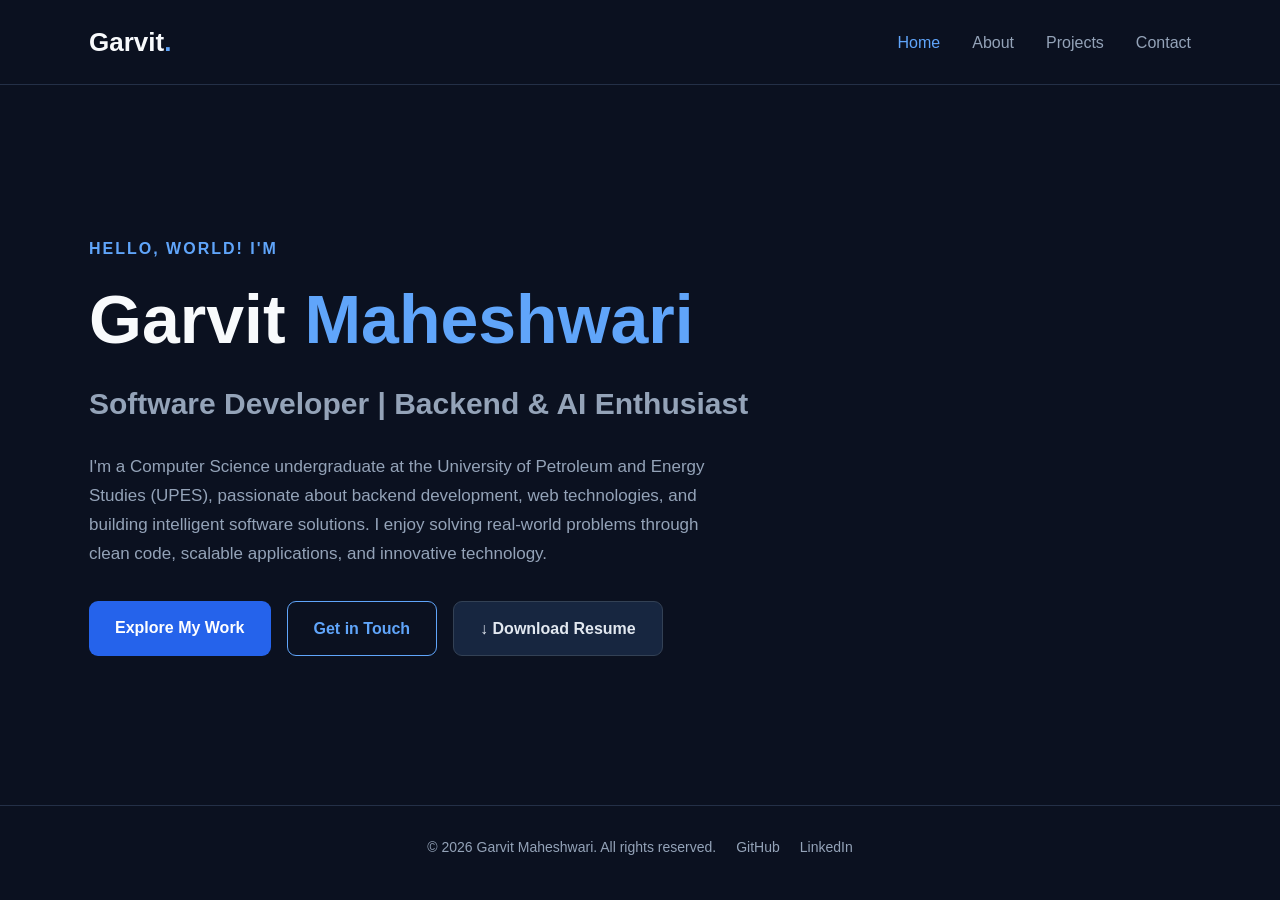
<file: index.html>
<!DOCTYPE html>
<html lang="en">
<head>
    <meta charset="UTF-8">
    <meta name="viewport"
          content="width=device-width, initial-scale=1.0">
    <meta name="description"
          content="Garvit Maheshwari - Software Developer, Backend and AI Enthusiast.">

    <title>Garvit Maheshwari | Software Developer</title>

    <link rel="stylesheet" href="./css/style.css">
    <script src="./js/script.js" defer></script>
</head>
<body>

    <!-- NAVIGATION -->
    <header class="site-header">
        <nav class="navbar" aria-label="Main navigation">

            <a href="index.html" class="logo">
                Garvit<span>.</span>
            </a>

            <button class="menu-toggle"
                    type="button"
                    aria-label="Open navigation menu"
                    aria-expanded="false"
                    aria-controls="primary-navigation">
                <span></span>
                <span></span>
                <span></span>
            </button>

            <ul class="nav-links" id="primary-navigation">
                <li>
                    <a href="index.html" aria-current="page">Home</a>
                </li>
                <li><a href="about.html">About</a></li>
                <li><a href="projects.html">Projects</a></li>
                <li><a href="contact.html">Contact</a></li>
            </ul>

        </nav>
    </header>

    <!-- MAIN CONTENT -->
    <main>

        <section class="hero">

            <p class="eyebrow">
                HELLO, WORLD! I'M
            </p>

            <h1>
                Garvit <span>Maheshwari</span>
            </h1>

            <h2>
                Software Developer | Backend & AI Enthusiast
            </h2>

            <p class="hero-description">
                I'm a Computer Science undergraduate at
                the University of Petroleum and Energy Studies
                (UPES), passionate about backend development,
                web technologies, and building intelligent
                software solutions.

                I enjoy solving real-world problems through
                clean code, scalable applications, and
                innovative technology.
            </p>

            <div class="hero-actions">

                <a href="projects.html"
                   class="btn btn-primary">
                    Explore My Work
                </a>

                <a href="contact.html"
                   class="btn btn-outline">
                    Get in Touch
                </a>

                <a href="assets/Garvit_Maheshwari_Resume.pdf"
                   class="btn btn-resume"
                   download="Garvit_Maheshwari_Resume.pdf">
                    ↓ Download Resume
                </a>

            </div>

        </section>

    </main>

    <!-- FOOTER -->
    <footer class="site-footer">
        <p>
            &copy; 2026 Garvit Maheshwari.
            All rights reserved.
        </p>

        <a href="https://github.com/Garvit0709"
           target="_blank"
           rel="noopener noreferrer">
            GitHub
        </a>

        <a href="https://www.linkedin.com/in/garvit-maheshwari-7059ba31b"
           target="_blank"
           rel="noopener noreferrer">
            LinkedIn
        </a>
    </footer>

</body>
</html>
</file>
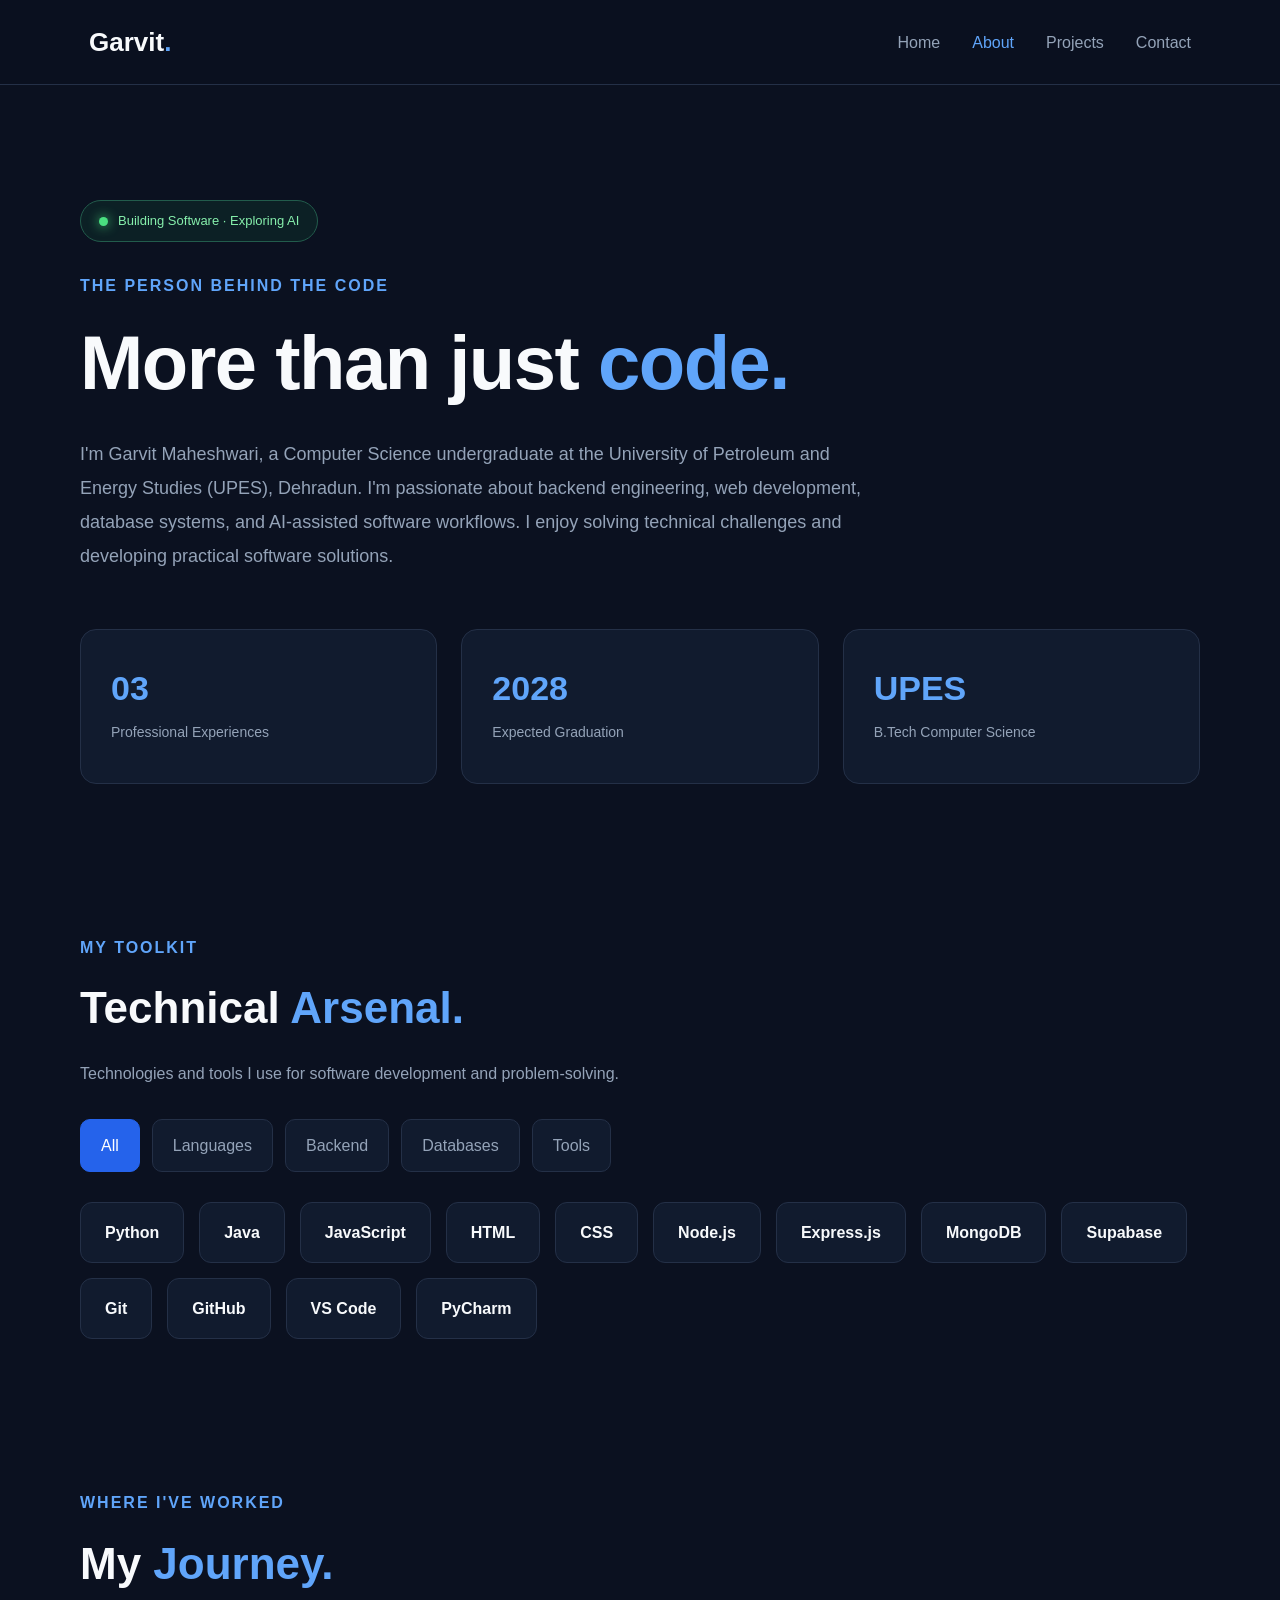
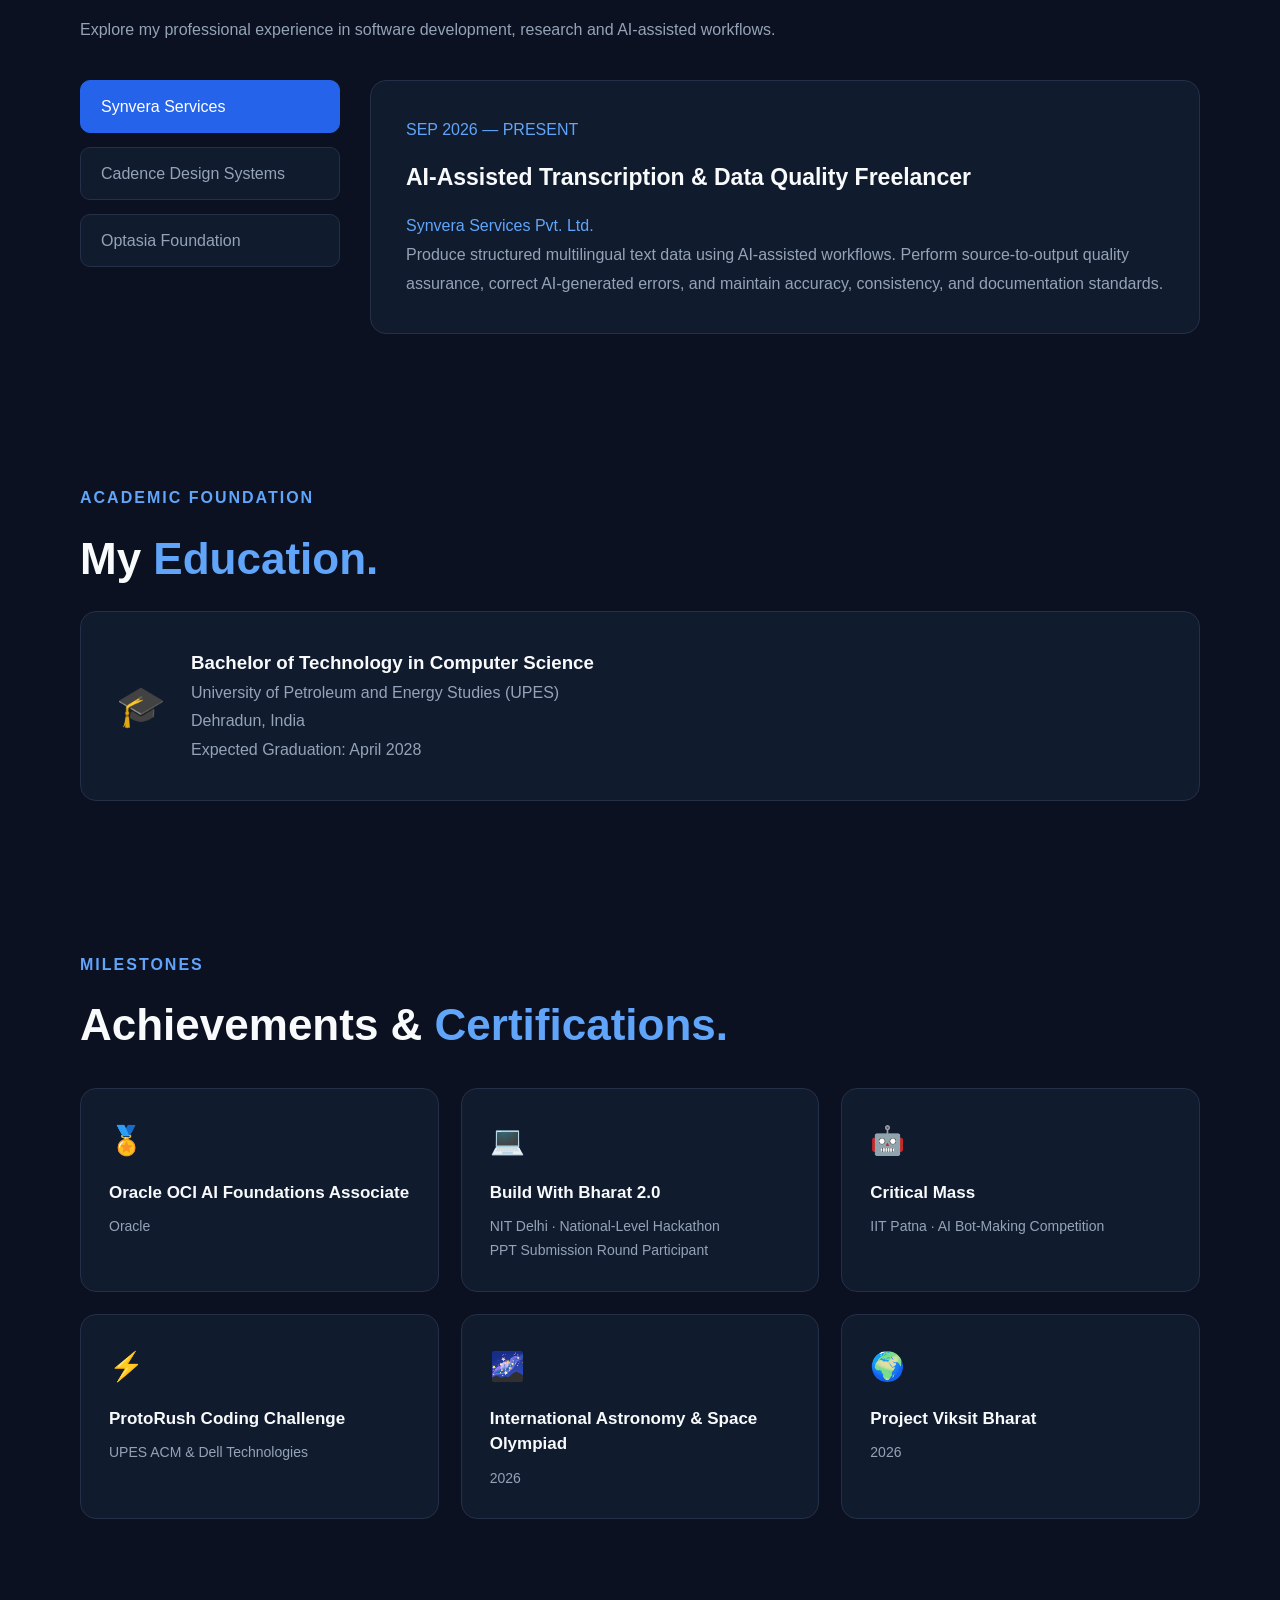
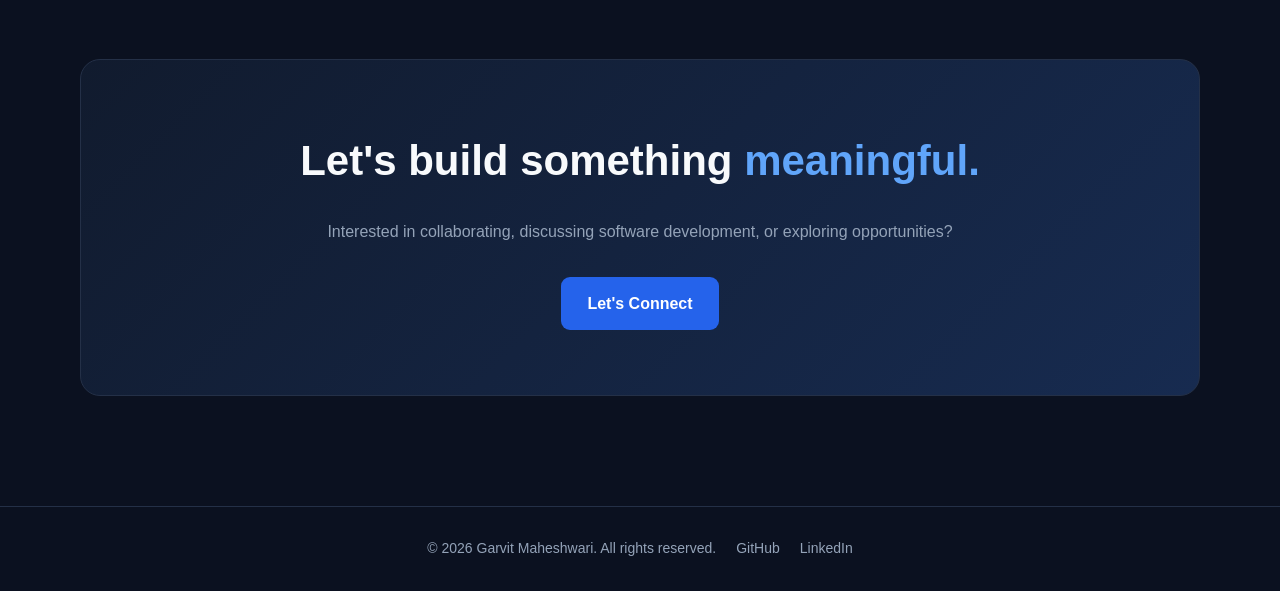
<file: about.html>
<!DOCTYPE html>
<html lang="en">
<head>
    <meta charset="UTF-8">
    <meta name="viewport"
          content="width=device-width, initial-scale=1.0">
    <meta name="description"
          content="About Garvit Maheshwari - skills, experience, education and achievements.">

    <title>About | Garvit Maheshwari</title>

    <link rel="stylesheet" href="./css/style.css">
    <script src="./js/script.js" defer></script>
</head>
<body>

    <!-- NAVIGATION -->
    <header class="site-header">
        <nav class="navbar" aria-label="Main navigation">

            <a href="index.html" class="logo">
                Garvit<span>.</span>
            </a>

            <button class="menu-toggle"
                    type="button"
                    aria-label="Open navigation menu"
                    aria-expanded="false"
                    aria-controls="primary-navigation">
                <span></span>
                <span></span>
                <span></span>
            </button>

            <ul class="nav-links" id="primary-navigation">
                <li><a href="index.html">Home</a></li>
                <li>
                    <a href="about.html" aria-current="page">About</a>
                </li>
                <li><a href="projects.html">Projects</a></li>
                <li><a href="contact.html">Contact</a></li>
            </ul>

        </nav>
    </header>

    <main class="about-page">

        <!-- ABOUT HERO -->
        <section class="about-hero reveal">

            <div class="status-pill">
                <span class="status-dot"></span>
                Building Software · Exploring AI
            </div>

            <p class="eyebrow">
                THE PERSON BEHIND THE CODE
            </p>

            <h1>
                More than just <span>code.</span>
            </h1>

            <p class="about-lead">
                I'm Garvit Maheshwari, a Computer Science
                undergraduate at the University of Petroleum
                and Energy Studies (UPES), Dehradun.

                I'm passionate about backend engineering,
                web development, database systems, and
                AI-assisted software workflows.

                I enjoy solving technical challenges and
                developing practical software solutions.
            </p>

            <div class="about-stats">

                <article class="stat-card">
                    <strong>03</strong>
                    <span>Professional Experiences</span>
                </article>

                <article class="stat-card">
                    <strong>2028</strong>
                    <span>Expected Graduation</span>
                </article>

                <article class="stat-card">
                    <strong>UPES</strong>
                    <span>B.Tech Computer Science</span>
                </article>

            </div>

        </section>

        <!-- SKILLS -->
        <section class="about-section reveal" id="skills">

            <p class="eyebrow">MY TOOLKIT</p>
            <h2>Technical <span>Arsenal.</span></h2>

            <p class="section-description">
                Technologies and tools I use for software
                development and problem-solving.
            </p>

            <div class="skill-tabs"
                 role="group"
                 aria-label="Filter technical skills">

                <button type="button"
                        class="skill-tab active"
                        data-category="all"
                        aria-pressed="true">
                    All
                </button>

                <button type="button"
                        class="skill-tab"
                        data-category="languages"
                        aria-pressed="false">
                    Languages
                </button>

                <button type="button"
                        class="skill-tab"
                        data-category="backend"
                        aria-pressed="false">
                    Backend
                </button>

                <button type="button"
                        class="skill-tab"
                        data-category="database"
                        aria-pressed="false">
                    Databases
                </button>

                <button type="button"
                        class="skill-tab"
                        data-category="tools"
                        aria-pressed="false">
                    Tools
                </button>

            </div>

            <div class="skill-showcase">

                <div class="skill-chip"
                     data-category="languages">Python</div>
                <div class="skill-chip"
                     data-category="languages">Java</div>
                <div class="skill-chip"
                     data-category="languages">JavaScript</div>
                <div class="skill-chip"
                     data-category="languages">HTML</div>
                <div class="skill-chip"
                     data-category="languages">CSS</div>

                <div class="skill-chip"
                     data-category="backend">Node.js</div>
                <div class="skill-chip"
                     data-category="backend">Express.js</div>

                <div class="skill-chip"
                     data-category="database">MongoDB</div>
                <div class="skill-chip"
                     data-category="database">Supabase</div>

                <div class="skill-chip"
                     data-category="tools">Git</div>
                <div class="skill-chip"
                     data-category="tools">GitHub</div>
                <div class="skill-chip"
                     data-category="tools">VS Code</div>
                <div class="skill-chip"
                     data-category="tools">PyCharm</div>

            </div>

        </section>

        <!-- EXPERIENCE -->
        <section class="about-section reveal" id="experience">

            <p class="eyebrow">WHERE I'VE WORKED</p>
            <h2>My <span>Journey.</span></h2>

            <p class="section-description">
                Explore my professional experience in software
                development, research and AI-assisted workflows.
            </p>

            <div class="experience-layout">

                <div class="experience-tabs"
                     role="group"
                     aria-label="Select professional experience">

                    <button type="button"
                            class="experience-tab active"
                            data-job="synvera"
                            aria-pressed="true">
                        Synvera Services
                    </button>

                    <button type="button"
                            class="experience-tab"
                            data-job="cadence"
                            aria-pressed="false">
                        Cadence Design Systems
                    </button>

                    <button type="button"
                            class="experience-tab"
                            data-job="optasia"
                            aria-pressed="false">
                        Optasia Foundation
                    </button>

                </div>

                <article class="experience-detail"
                         id="experience-detail"
                         aria-live="polite">

                    <p class="experience-date">
                        SEP 2026 — PRESENT
                    </p>

                    <h3>
                        AI-Assisted Transcription &
                        Data Quality Freelancer
                    </h3>

                    <p class="company">
                        Synvera Services Pvt. Ltd.
                    </p>

                    <p>
                        Produce structured multilingual text
                        data using AI-assisted workflows.
                        Perform source-to-output quality
                        assurance, correct AI-generated errors,
                        and maintain accuracy, consistency,
                        and documentation standards.
                    </p>

                </article>

            </div>

        </section>

        <!-- EDUCATION -->
        <section class="about-section reveal" id="education">

            <p class="eyebrow">ACADEMIC FOUNDATION</p>
            <h2>My <span>Education.</span></h2>

            <article class="feature-card">

                <span class="feature-icon"
                      aria-hidden="true">🎓</span>

                <div>
                    <h3>
                        Bachelor of Technology
                        in Computer Science
                    </h3>

                    <p>
                        University of Petroleum and
                        Energy Studies (UPES)
                    </p>

                    <p>Dehradun, India</p>
                    <p>Expected Graduation: April 2028</p>
                </div>

            </article>

        </section>

        <!-- ACHIEVEMENTS -->
        <section class="about-section reveal" id="achievements">

            <p class="eyebrow">MILESTONES</p>

            <h2>
                Achievements & <span>Certifications.</span>
            </h2>

            <div class="achievement-grid">

                <article class="achievement-card">
                    <span aria-hidden="true">🏅</span>
                    <h3>Oracle OCI AI Foundations Associate</h3>
                    <p>Oracle</p>
                </article>

                <article class="achievement-card">
                    <span aria-hidden="true">💻</span>
                    <h3>Build With Bharat 2.0</h3>
                    <p>
                        NIT Delhi · National-Level Hackathon
                    </p>
                    <p>PPT Submission Round Participant</p>
                </article>

                <article class="achievement-card">
                    <span aria-hidden="true">🤖</span>
                    <h3>Critical Mass</h3>
                    <p>IIT Patna · AI Bot-Making Competition</p>
                </article>

                <article class="achievement-card">
                    <span aria-hidden="true">⚡</span>
                    <h3>ProtoRush Coding Challenge</h3>
                    <p>UPES ACM & Dell Technologies</p>
                </article>

                <article class="achievement-card">
                    <span aria-hidden="true">🌌</span>
                    <h3>
                        International Astronomy &
                        Space Olympiad
                    </h3>
                    <p>2026</p>
                </article>

                <article class="achievement-card">
                    <span aria-hidden="true">🌍</span>
                    <h3>Project Viksit Bharat</h3>
                    <p>2026</p>
                </article>

            </div>

        </section>

        <!-- CONTACT CTA -->
        <section class="about-cta reveal">

            <h2>
                Let's build something
                <span>meaningful.</span>
            </h2>

            <p>
                Interested in collaborating, discussing
                software development, or exploring opportunities?
            </p>

            <a href="contact.html" class="btn btn-primary">
                Let's Connect
            </a>

        </section>

    </main>

    <!-- FOOTER -->
    <footer class="site-footer">
        <p>
            &copy; 2026 Garvit Maheshwari.
            All rights reserved.
        </p>

        <a href="https://github.com/Garvit0709"
           target="_blank"
           rel="noopener noreferrer">GitHub</a>

        <a href="https://www.linkedin.com/in/garvit-maheshwari-7059ba31b"
           target="_blank"
           rel="noopener noreferrer">LinkedIn</a>
    </footer>

</body>
</html>
</file>
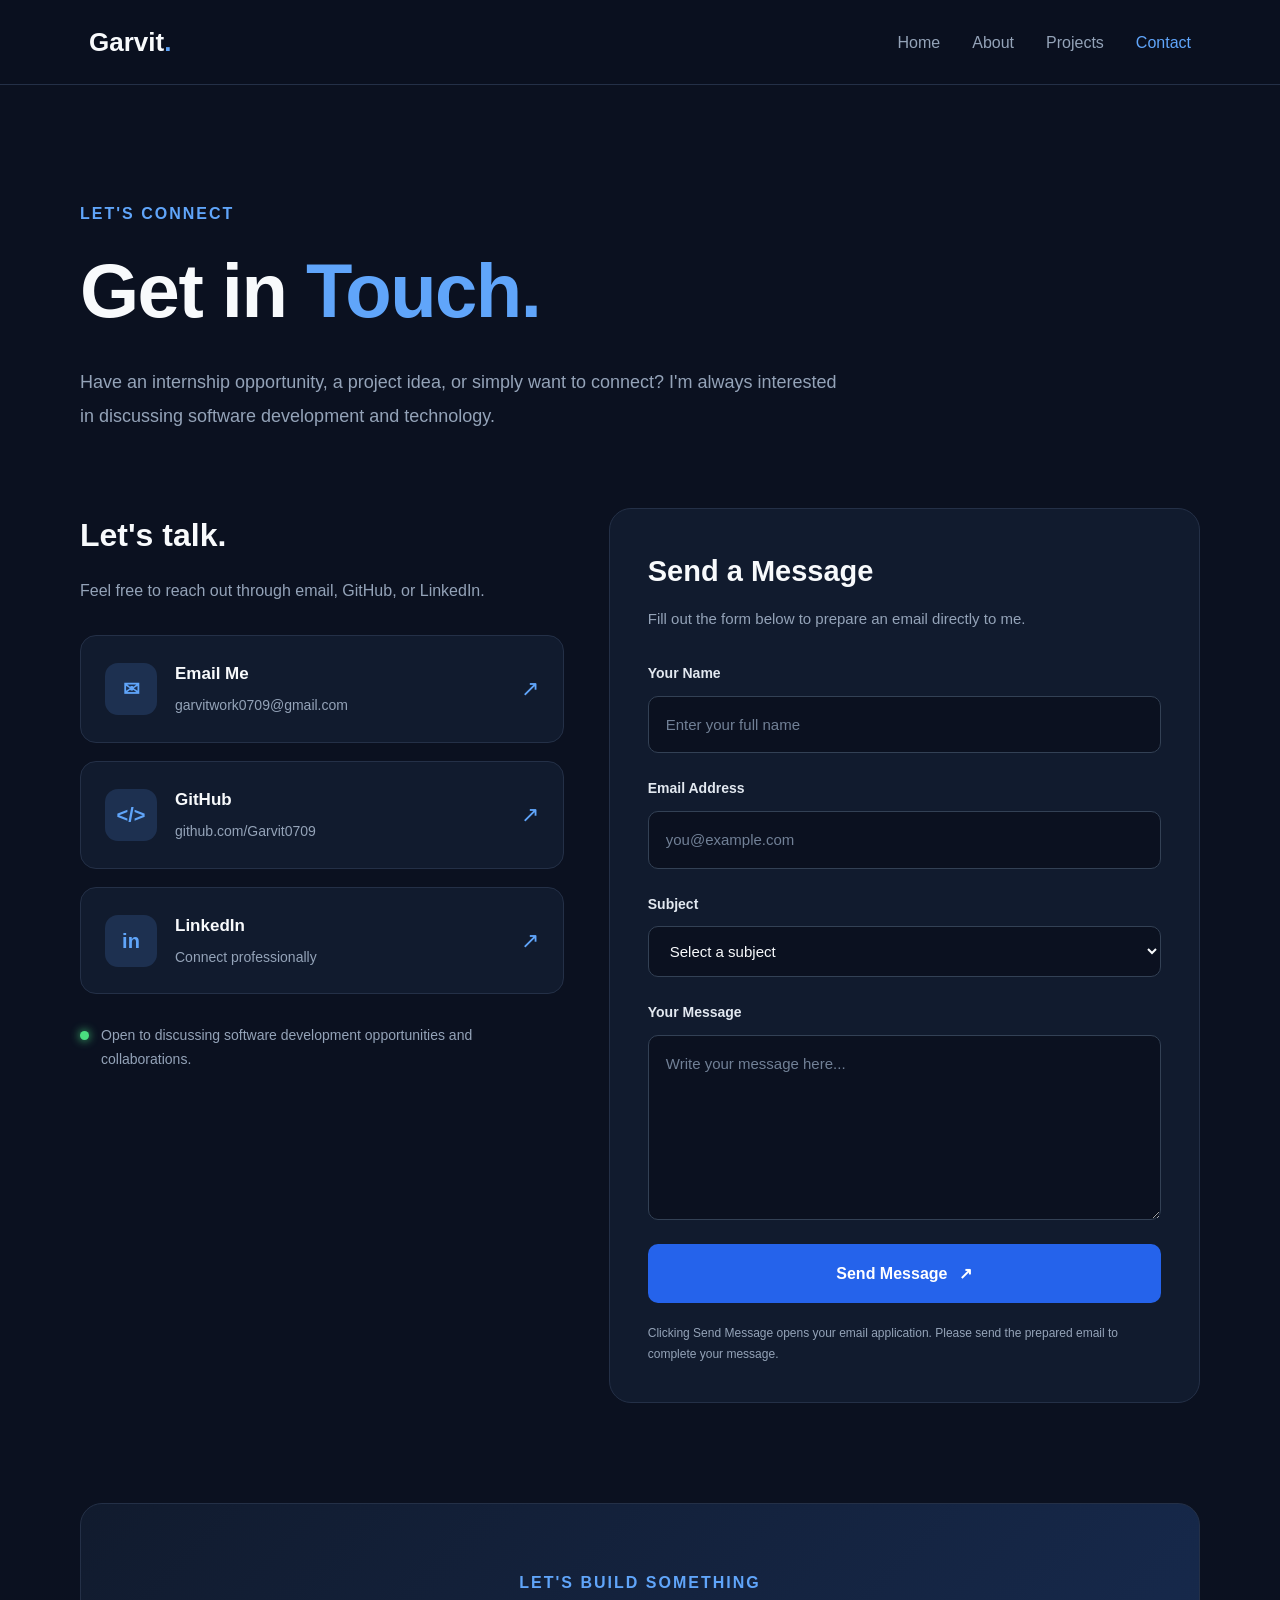
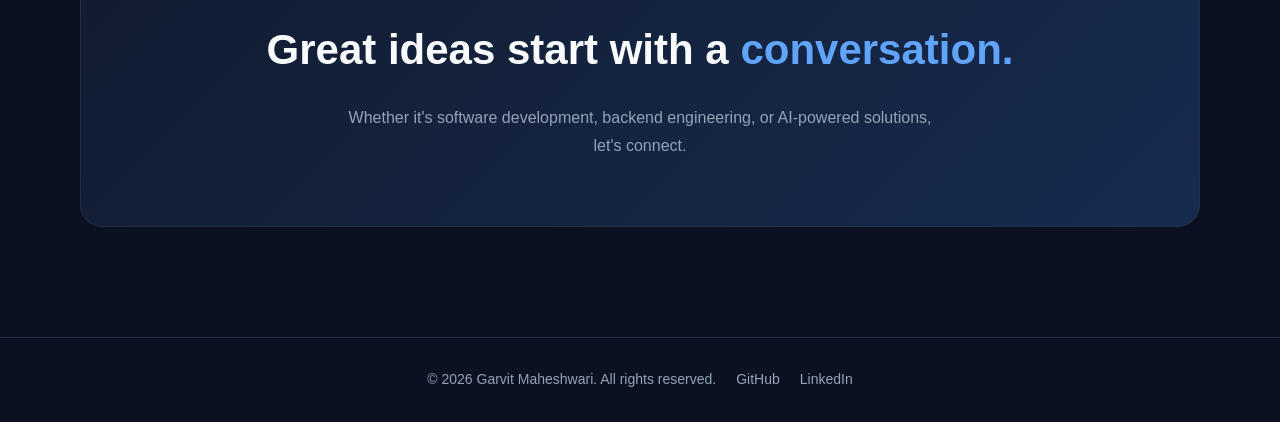
<file: contact.html>
<!DOCTYPE html>
<html lang="en">
<head>
    <meta charset="UTF-8">
    <meta name="viewport"
          content="width=device-width, initial-scale=1.0">
    <meta name="description"
          content="Contact Garvit Maheshwari for software development opportunities and collaborations.">

    <title>Contact | Garvit Maheshwari</title>

    <link rel="stylesheet" href="./css/style.css">
    <script src="./js/script.js" defer></script>
</head>
<body>

    <!-- NAVIGATION -->
    <header class="site-header">
        <nav class="navbar" aria-label="Main navigation">

            <a href="index.html" class="logo">
                Garvit<span>.</span>
            </a>

            <button class="menu-toggle"
                    type="button"
                    aria-label="Open navigation menu"
                    aria-expanded="false"
                    aria-controls="primary-navigation">
                <span></span>
                <span></span>
                <span></span>
            </button>

            <ul class="nav-links" id="primary-navigation">
                <li><a href="index.html">Home</a></li>
                <li><a href="about.html">About</a></li>
                <li><a href="projects.html">Projects</a></li>
                <li>
                    <a href="contact.html"
                       aria-current="page">Contact</a>
                </li>
            </ul>

        </nav>
    </header>

    <main class="contact-page">

        <!-- HERO -->
        <section class="contact-hero">

            <p class="eyebrow">LET'S CONNECT</p>

            <h1>
                Get in <span>Touch.</span>
            </h1>

            <p>
                Have an internship opportunity, a project
                idea, or simply want to connect?

                I'm always interested in discussing
                software development and technology.
            </p>

        </section>

        <!-- CONTACT INFORMATION AND FORM -->
        <section class="contact-layout"
                 aria-label="Contact information and message form">

            <div class="contact-info">

                <h2>Let's talk.</h2>

                <p class="contact-intro">
                    Feel free to reach out through email,
                    GitHub, or LinkedIn.
                </p>

                <!-- EMAIL -->
                <a class="contact-card"
                   href="mailto:garvitwork0709@gmail.com">

                    <span class="contact-icon"
                          aria-hidden="true">✉</span>

                    <span class="contact-card-text">
                        <strong>Email Me</strong>
                        <span>garvitwork0709@gmail.com</span>
                    </span>

                    <span class="contact-arrow"
                          aria-hidden="true">↗</span>
                </a>

                <!-- GITHUB -->
                <a class="contact-card"
                   href="https://github.com/Garvit0709"
                   target="_blank"
                   rel="noopener noreferrer">

                    <span class="contact-icon"
                          aria-hidden="true">&lt;/&gt;</span>

                    <span class="contact-card-text">
                        <strong>GitHub</strong>
                        <span>github.com/Garvit0709</span>
                    </span>

                    <span class="contact-arrow"
                          aria-hidden="true">↗</span>
                </a>

                <!-- LINKEDIN -->
                <a class="contact-card"
                   href="https://www.linkedin.com/in/garvit-maheshwari-7059ba31b"
                   target="_blank"
                   rel="noopener noreferrer">

                    <span class="contact-icon"
                          aria-hidden="true">in</span>

                    <span class="contact-card-text">
                        <strong>LinkedIn</strong>
                        <span>Connect professionally</span>
                    </span>

                    <span class="contact-arrow"
                          aria-hidden="true">↗</span>
                </a>

                <div class="contact-note">
                    <span class="contact-note-dot"></span>
                    Open to discussing software development
                    opportunities and collaborations.
                </div>

            </div>

            <!-- CONTACT FORM -->
            <div class="contact-form-card">

                <div class="form-heading">
                    <h2>Send a Message</h2>

                    <p>
                        Fill out the form below to prepare
                        an email directly to me.
                    </p>
                </div>

                <form id="contact-form">

                    <div class="form-group">
                        <label for="contact-name">
                            Your Name
                        </label>

                        <input type="text"
                               id="contact-name"
                               name="name"
                               placeholder="Enter your full name"
                               autocomplete="name"
                               maxlength="100"
                               required>
                    </div>

                    <div class="form-group">
                        <label for="contact-email">
                            Email Address
                        </label>

                        <input type="email"
                               id="contact-email"
                               name="email"
                               placeholder="you@example.com"
                               autocomplete="email"
                               maxlength="254"
                               required>
                    </div>

                    <div class="form-group">
                        <label for="contact-subject">
                            Subject
                        </label>

                        <select id="contact-subject"
                                name="subject"
                                required>

                            <option value=""
                                    disabled
                                    selected>
                                Select a subject
                            </option>

                            <option value="Internship Opportunity">
                                Internship Opportunity
                            </option>

                            <option value="Project Collaboration">
                                Project Collaboration
                            </option>

                            <option value="Technical Discussion">
                                Technical Discussion
                            </option>

                            <option value="General Inquiry">
                                General Inquiry
                            </option>

                        </select>
                    </div>

                    <div class="form-group">
                        <label for="contact-message">
                            Your Message
                        </label>

                        <textarea id="contact-message"
                                  name="message"
                                  rows="6"
                                  maxlength="3000"
                                  placeholder="Write your message here..."
                                  required></textarea>
                    </div>

                    <button type="submit"
                            class="contact-submit">
                        <span>Send Message</span>
                        <span aria-hidden="true">↗</span>
                    </button>

                    <p id="form-feedback"
                       class="form-feedback"
                       role="status"
                       aria-live="polite"></p>

                    <p class="form-disclaimer">
                        Clicking Send Message opens your
                        email application. Please send the
                        prepared email to complete your message.
                    </p>

                </form>

            </div>

        </section>

        <!-- BOTTOM CTA -->
        <section class="contact-bottom">

            <p class="eyebrow">LET'S BUILD SOMETHING</p>

            <h2>
                Great ideas start with a
                <span>conversation.</span>
            </h2>

            <p>
                Whether it's software development,
                backend engineering, or AI-powered
                solutions, let's connect.
            </p>

        </section>

    </main>

    <!-- FOOTER -->
    <footer class="site-footer">
        <p>
            &copy; 2026 Garvit Maheshwari.
            All rights reserved.
        </p>

        <a href="https://github.com/Garvit0709"
           target="_blank"
           rel="noopener noreferrer">GitHub</a>

        <a href="https://www.linkedin.com/in/garvit-maheshwari-7059ba31b"
           target="_blank"
           rel="noopener noreferrer">LinkedIn</a>
    </footer>

</body>
</html>
</file>
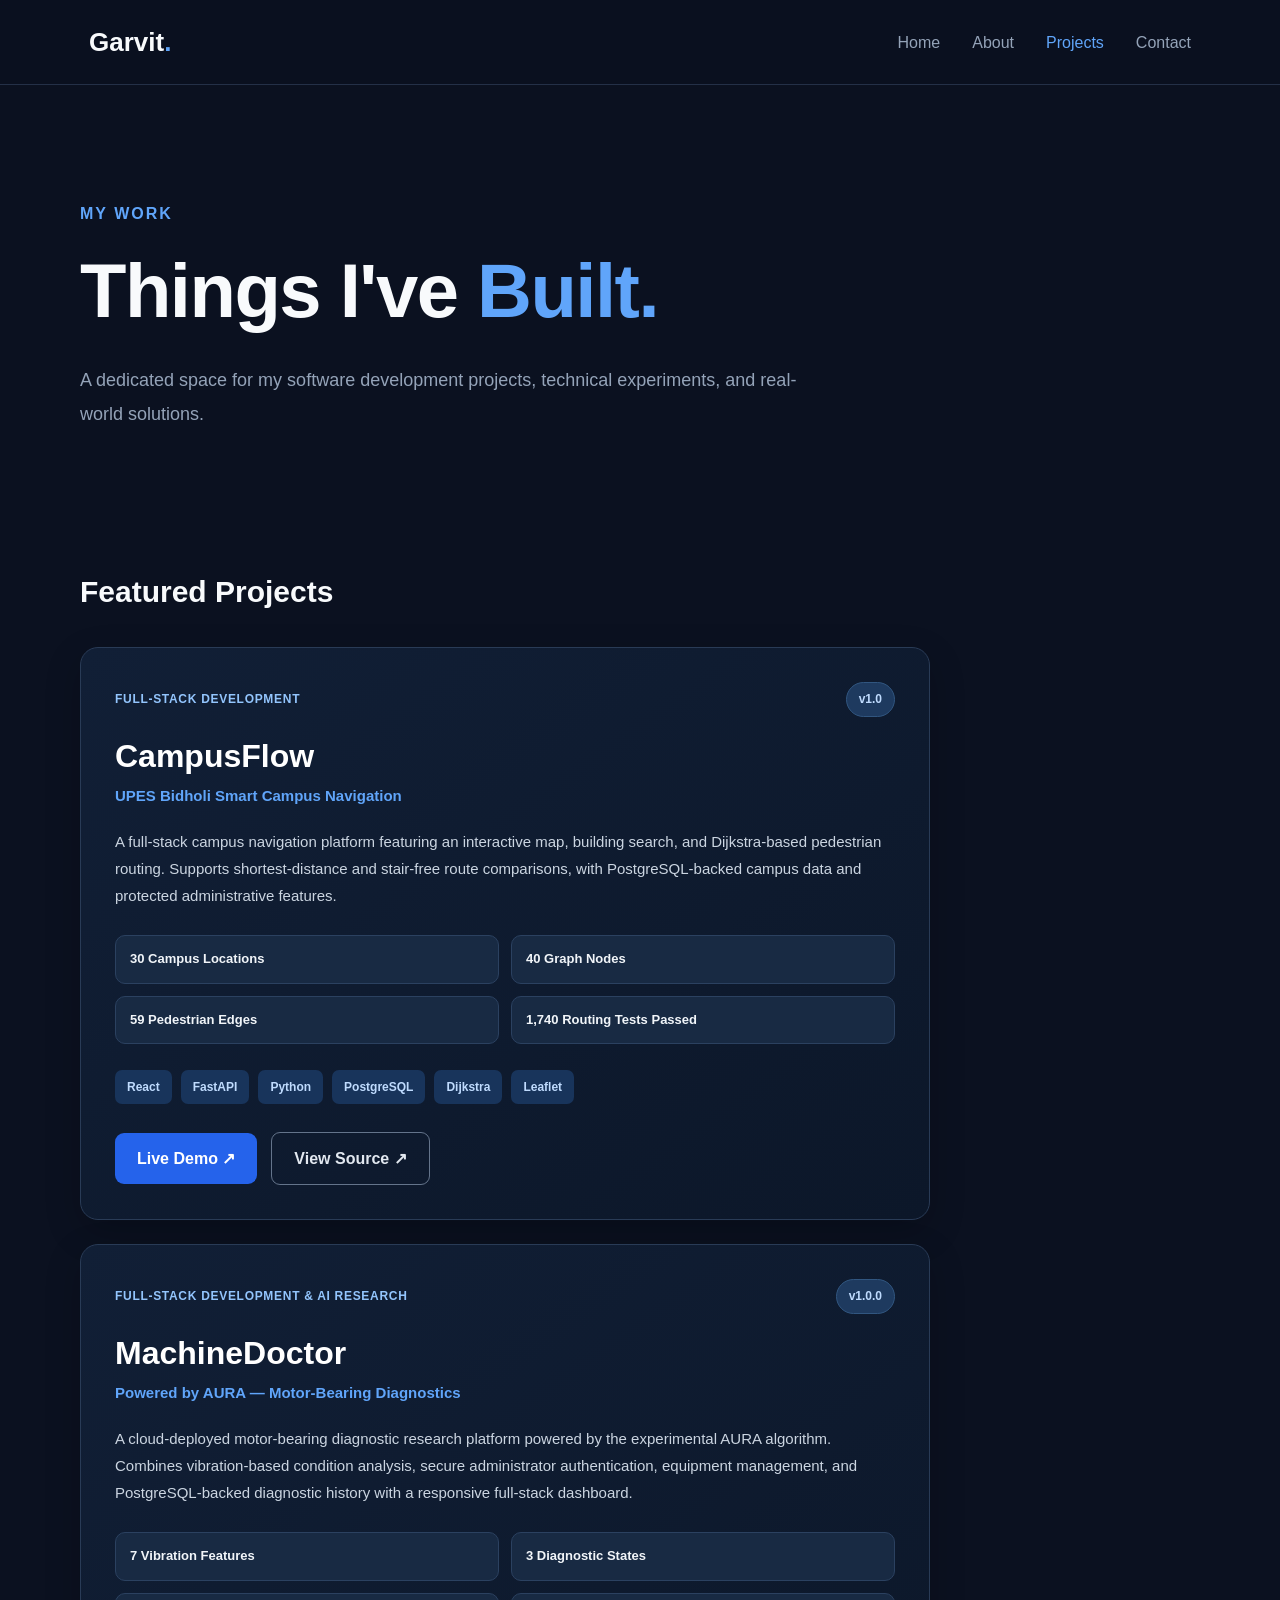
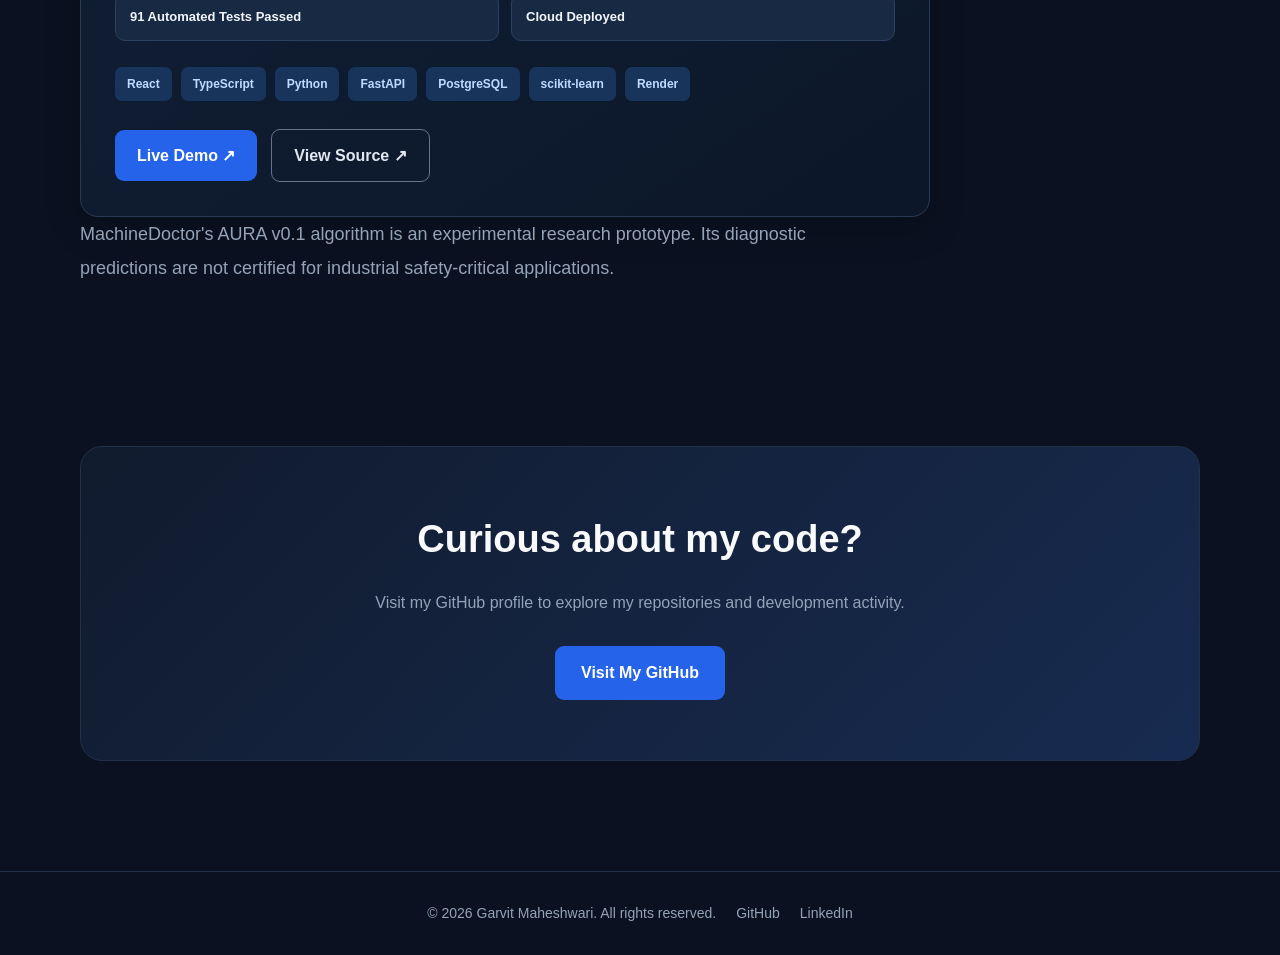
<file: projects.html>
<!DOCTYPE html>
<html lang="en">
<head>
    <meta charset="UTF-8">
    <meta name="viewport"
          content="width=device-width, initial-scale=1.0">
    <meta name="description"
          content="Explore software development and research projects by Garvit Maheshwari, including CampusFlow and MachineDoctor.">

    <title>Projects | Garvit Maheshwari</title>

    <link rel="stylesheet" href="./css/style.css">
    <script src="./js/script.js" defer></script>
</head>

<body>

    <!-- NAVIGATION -->
    <header class="site-header">
        <nav class="navbar" aria-label="Main navigation">

            <a href="index.html" class="logo">
                Garvit<span>.</span>
            </a>

            <button class="menu-toggle"
                    type="button"
                    aria-label="Open navigation menu"
                    aria-expanded="false"
                    aria-controls="primary-navigation">
                <span></span>
                <span></span>
                <span></span>
            </button>

            <ul class="nav-links" id="primary-navigation">
                <li><a href="index.html">Home</a></li>
                <li><a href="about.html">About</a></li>
                <li>
                    <a href="projects.html"
                       aria-current="page">Projects</a>
                </li>
                <li><a href="contact.html">Contact</a></li>
            </ul>

        </nav>
    </header>

    <main class="projects-page">

        <!-- HERO -->
        <section class="projects-hero">

            <p class="eyebrow">MY WORK</p>

            <h1>
                Things I've <span>Built.</span>
            </h1>

            <p class="projects-description">
                A dedicated space for my software development
                projects, technical experiments, and
                real-world solutions.
            </p>

        </section>

        <!-- FEATURED PROJECTS -->
        <section class="projects-section"
                 aria-labelledby="projects-heading">

            <h2 id="projects-heading">
                Featured Projects
            </h2>

            <div class="portfolio-project-grid">

                <!-- PROJECT 1: CAMPUSFLOW -->
                <article class="portfolio-project-card">

                    <div class="portfolio-project-top">
                        <span class="portfolio-project-category">
                            Full-Stack Development
                        </span>

                        <span class="portfolio-project-version">
                            v1.0
                        </span>
                    </div>

                    <h3>CampusFlow</h3>

                    <p class="portfolio-project-subtitle">
                        UPES Bidholi Smart Campus Navigation
                    </p>

                    <p class="portfolio-project-description">
                        A full-stack campus navigation platform
                        featuring an interactive map, building
                        search, and Dijkstra-based pedestrian
                        routing. Supports shortest-distance and
                        stair-free route comparisons, with
                        PostgreSQL-backed campus data and
                        protected administrative features.
                    </p>

                    <div class="portfolio-project-highlights">
                        <span>30 Campus Locations</span>
                        <span>40 Graph Nodes</span>
                        <span>59 Pedestrian Edges</span>
                        <span>1,740 Routing Tests Passed</span>
                    </div>

                    <div class="portfolio-project-tech">
                        <span>React</span>
                        <span>FastAPI</span>
                        <span>Python</span>
                        <span>PostgreSQL</span>
                        <span>Dijkstra</span>
                        <span>Leaflet</span>
                    </div>

                    <div class="portfolio-project-actions">

                        <a href="https://garvit0709.github.io/CampusFlow/"
                           class="btn btn-primary"
                           target="_blank"
                           rel="noopener noreferrer">
                            Live Demo ↗
                        </a>

                        <a href="https://github.com/Garvit0709/CampusFlow"
                           class="btn portfolio-project-secondary"
                           target="_blank"
                           rel="noopener noreferrer">
                            View Source ↗
                        </a>

                    </div>

                </article>

                <!-- PROJECT 2: MACHINEDOCTOR -->
                <article class="portfolio-project-card">

                    <div class="portfolio-project-top">

                        <span class="portfolio-project-category">
                            Full-Stack Development &amp; AI Research
                        </span>

                        <span class="portfolio-project-version">
                            v1.0.0
                        </span>

                    </div>

                    <h3>MachineDoctor</h3>

                    <p class="portfolio-project-subtitle">
                        Powered by AURA — Motor-Bearing Diagnostics
                    </p>

                    <p class="portfolio-project-description">
                        A cloud-deployed motor-bearing diagnostic
                        research platform powered by the experimental
                        AURA algorithm. Combines vibration-based
                        condition analysis, secure administrator
                        authentication, equipment management, and
                        PostgreSQL-backed diagnostic history with
                        a responsive full-stack dashboard.
                    </p>

                    <div class="portfolio-project-highlights">
                        <span>7 Vibration Features</span>
                        <span>3 Diagnostic States</span>
                        <span>91 Automated Tests Passed</span>
                        <span>Cloud Deployed</span>
                    </div>

                    <div class="portfolio-project-tech">
                        <span>React</span>
                        <span>TypeScript</span>
                        <span>Python</span>
                        <span>FastAPI</span>
                        <span>PostgreSQL</span>
                        <span>scikit-learn</span>
                        <span>Render</span>
                    </div>

                    <div class="portfolio-project-actions">

                        <a href="https://machinedoctor-zm4t.onrender.com/"
                           class="btn btn-primary"
                           target="_blank"
                           rel="noopener noreferrer">
                            Live Demo ↗
                        </a>

                        <a href="https://github.com/Garvit0709/MachineDoctor"
                           class="btn portfolio-project-secondary"
                           target="_blank"
                           rel="noopener noreferrer">
                            View Source ↗
                        </a>

                    </div>

                </article>

            </div>

            <!-- RESEARCH DISCLAIMER -->
            <p class="projects-description">
                MachineDoctor's AURA v0.1 algorithm is an
                experimental research prototype. Its diagnostic
                predictions are not certified for industrial
                safety-critical applications.
            </p>

        </section>

        <!-- GITHUB -->
        <section class="projects-github">

            <h2>Curious about my code?</h2>

            <p>
                Visit my GitHub profile to explore my
                repositories and development activity.
            </p>

            <a href="https://github.com/Garvit0709"
               class="btn btn-primary"
               target="_blank"
               rel="noopener noreferrer">
                Visit My GitHub
            </a>

        </section>

    </main>

    <!-- FOOTER -->
    <footer class="site-footer">

        <p>
            &copy; 2026 Garvit Maheshwari.
            All rights reserved.
        </p>

        <a href="https://github.com/Garvit0709"
           target="_blank"
           rel="noopener noreferrer">
            GitHub
        </a>

        <a href="https://www.linkedin.com/in/garvit-maheshwari-7059ba31b"
           target="_blank"
           rel="noopener noreferrer">
            LinkedIn
        </a>

    </footer>

</body>
</html>
</file>
<file: css/style.css>
/* ===== GLOBAL DESIGN SYSTEM ===== */
:root {
  --bg: #0b1120;
  --surface: #111b2e;
  --text: #f8fafc;
  --muted: #94a3b8;
  --accent: #60a5fa;
  --primary: #2563eb;
  --border: #243047;
}

* {
  margin: 0;
  padding: 0;
  box-sizing: border-box;
}

html {
  scroll-behavior: smooth;
}

body {
  font-family: "Segoe UI", Arial, sans-serif;
  background: var(--bg);
  color: var(--text);
  line-height: 1.7;
}

a {
  color: inherit;
  text-decoration: none;
}

ul {
  list-style: none;
}

/* ===== NAVIGATION ===== */
.site-header {
  position: sticky;
  top: 0;
  z-index: 100;
  background: rgba(11, 17, 32, 0.95);
  border-bottom: 1px solid var(--border);
}

.navbar {
  max-width: 1150px;
  margin: auto;
  padding: 20px 24px;
  display: flex;
  justify-content: space-between;
  align-items: center;
}

.logo {
  font-size: 26px;
  font-weight: 800;
}

.logo span,
.hero h1 span {
  color: var(--accent);
}

.nav-links {
  display: flex;
  gap: 32px;
}

.nav-links a {
  color: var(--muted);
  font-weight: 500;
  transition: color 0.3s ease;
}

.nav-links a:hover,
.nav-links a[aria-current="page"] {
  color: var(--accent);
}

/* ===== HERO SECTION ===== */
.hero {
  min-height: 80vh;
  max-width: 1150px;
  margin: auto;
  padding: 110px 24px;
  display: flex;
  flex-direction: column;
  justify-content: center;
}

.eyebrow {
  color: var(--accent);
  font-weight: 600;
  letter-spacing: 2px;
  margin-bottom: 18px;
}

.hero h1 {
  font-size: clamp(38px, 6vw, 68px);
  line-height: 1.15;
  margin-bottom: 20px;
}

.hero h2 {
  font-size: clamp(20px, 3vw, 30px);
  color: var(--muted);
  margin-bottom: 24px;
}

.hero-description {
  max-width: 650px;
  color: var(--muted);
  font-size: 17px;
  margin-bottom: 32px;
}

/* ===== BUTTONS ===== */
.hero-actions {
  display: flex;
  flex-wrap: wrap;
  gap: 16px;
}

.btn {
  display: inline-block;
  padding: 13px 26px;
  border-radius: 9px;
  font-weight: 600;
  transition: transform 0.3s, background 0.3s;
}

.btn:hover {
  transform: translateY(-3px);
}

.btn-primary {
  background: var(--primary);
  color: white;
}

.btn-primary:hover {
  background: #1d4ed8;
}

.btn-outline {
  border: 1px solid var(--accent);
  color: var(--accent);
}

.btn-outline:hover {
  background: rgba(96, 165, 250, 0.1);
}

/* ===== FOOTER ===== */
.site-footer {
  border-top: 1px solid var(--border);
  padding: 30px 24px;
  display: flex;
  justify-content: center;
  align-items: center;
  flex-wrap: wrap;
  gap: 20px;
  color: var(--muted);
  font-size: 14px;
}

.site-footer a:hover {
  color: var(--accent);
}

/* ===== ACCESSIBILITY ===== */
:focus-visible {
  outline: 2px solid var(--accent);
  outline-offset: 4px;
}

/* ===== RESPONSIVE DESIGN ===== */
@media (max-width: 768px) {
  .navbar {
    flex-direction: column;
    gap: 16px;
  }

  .nav-links {
    flex-wrap: wrap;
    justify-content: center;
    gap: 12px 20px;
  }

  .hero {
    min-height: 70vh;
    padding: 75px 24px;
  }

  .hero-description {
    font-size: 16px;
  }
}

@media (max-width: 480px) {
  .hero-actions {
    flex-direction: column;
    align-items: stretch;
  }

  .btn {
    text-align: center;
  }

  .site-footer {
    text-align: center;
  }
}

@media (prefers-reduced-motion: reduce) {
  html {
    scroll-behavior: auto;
  }

  .btn,
  .nav-links a {
    transition: none;
  }
}

/* ====================================
   ABOUT PAGE - SPACING IMPROVEMENTS
==================================== */

/* Main container with left and right space */
.about-page {
    width: 100%;
    max-width: 1250px;
    margin: 0 auto;

    /* Top | Right | Bottom | Left */
    padding: 70px 65px 120px;
}

/* Hero spacing */
.about-hero {
    padding: 70px 0 100px;
}

.about-hero h1 {
    margin-top: 25px;
    margin-bottom: 35px;
    line-height: 1.2;
}

.about-lead {
    max-width: 780px;
    line-height: 2;
    margin-bottom: 25px;
}

/* More spacing between sections */
.about-section {
    padding: 85px 0;
}

.about-section h2 {
    margin-top: 15px;
    margin-bottom: 30px;
    line-height: 1.3;
}

.section-description {
    max-width: 750px;
    line-height: 1.9;
    margin-bottom: 40px;
}

/* Stats cards */
.about-stats {
    gap: 28px;
    margin-top: 65px;
}

.stat-card {
    padding: 35px 30px;
    min-height: 150px;
}

/* Skills section */
.skill-tabs {
    gap: 15px;
    margin-top: 35px;
    margin-bottom: 35px;
}

.skill-showcase {
    gap: 18px;
}

.skill-chip {
    padding: 18px 28px;
}

/* Experience section */
.experience-layout {
    gap: 35px;
    margin-top: 45px;
}

.experience-tabs {
    gap: 16px;
}

.experience-tab {
    padding: 16px 22px;
}

.experience-detail {
    padding: 45px;
    line-height: 1.9;
}

/* Education */
.feature-card {
    padding: 40px;
    gap: 30px;
}

/* Achievements */
.achievement-grid {
    gap: 28px;
    margin-top: 40px;
}

.achievement-card {
    padding: 35px 30px;
    min-height: 200px;
}

.achievement-card h3 {
    line-height: 1.5;
}

/* Contact CTA */
.about-cta {
    margin-top: 90px;
    padding: 75px 45px;
}

.about-cta p {
    line-height: 1.9;
}

/* ====================================
   TABLET RESPONSIVENESS
==================================== */

@media (max-width: 992px) {
    .about-page {
        padding: 55px 40px 90px;
    }

    .about-section {
        padding: 65px 0;
    }

    .about-stats,
    .achievement-grid {
        gap: 18px;
    }

    .experience-layout {
        grid-template-columns: 1fr;
    }
}

/* ====================================
   MOBILE RESPONSIVENESS
==================================== */

@media (max-width: 600px) {
    .about-page {
        padding: 35px 22px 75px;
    }

    .about-hero {
        padding: 50px 0 65px;
    }

    .about-hero h1 {
        font-size: clamp(36px, 9vw, 48px);
    }

    .about-lead {
        font-size: 16px;
        line-height: 1.8;
    }

    .about-section {
        padding: 50px 0;
    }

    .about-stats,
    .achievement-grid {
        grid-template-columns: 1fr;
    }

    .stat-card,
    .achievement-card {
        padding: 25px;
    }

    .experience-detail {
        padding: 25px;
    }

    .feature-card {
        padding: 25px;
        gap: 18px;
    }

    .about-cta {
        margin-top: 55px;
        padding: 45px 22px;
    }
}

/* ==========================================
   ABOUT PAGE - COMPLETE LAYOUT FIX
========================================== */

.about-page {
    width: 100%;
    max-width: 1250px;
    margin: 0 auto;
    padding: 60px 65px 110px;
    color: #f8fafc;
}

/* ===== ABOUT HERO ===== */

.about-page .about-hero {
    padding: 55px 0 75px;
}

.about-page .status-pill {
    display: inline-flex;
    align-items: center;
    gap: 10px;
    padding: 9px 18px;
    border: 1px solid #225c4c;
    border-radius: 100px;
    background: rgba(34, 197, 94, 0.08);
    color: #86efac;
    font-size: 13px;
    margin-bottom: 30px;
}

.about-page .status-dot {
    display: inline-block;
    width: 9px;
    height: 9px;
    background: #4ade80;
    border-radius: 50%;
    box-shadow: 0 0 12px #4ade80;
}

.about-page .about-hero h1 {
    font-size: clamp(42px, 6vw, 76px);
    line-height: 1.15;
    letter-spacing: -1.5px;
    margin: 20px 0 30px;
}

.about-page .about-hero h1 span,
.about-page .about-section h2 span,
.about-page .about-cta h2 span {
    color: #60a5fa;
}

.about-page .about-lead {
    max-width: 800px;
    color: #94a3b8;
    font-size: 18px;
    line-height: 1.9;
}

/* ===== STATISTICS ===== */

.about-page .about-stats {
    display: grid;
    grid-template-columns: repeat(3, minmax(0, 1fr));
    gap: 24px;
    margin-top: 55px;
}

.about-page .stat-card {
    display: flex;
    flex-direction: column;
    justify-content: center;
    gap: 12px;
    padding: 30px;
    min-height: 155px;
    background: #111b2e;
    border: 1px solid #243047;
    border-radius: 16px;
    transition: transform 0.3s, border-color 0.3s;
}

.about-page .stat-card strong {
    display: block;
    font-size: 34px;
    color: #60a5fa;
    line-height: 1.2;
}

.about-page .stat-card span {
    color: #94a3b8;
    font-size: 14px;
}

/* ===== ALL ABOUT SECTIONS ===== */

.about-page .about-section {
    padding: 75px 0;
}

.about-page .about-section h2 {
    font-size: clamp(30px, 4vw, 44px);
    margin: 12px 0 24px;
    line-height: 1.3;
}

.about-page .section-description {
    max-width: 750px;
    color: #94a3b8;
    line-height: 1.8;
    margin-bottom: 30px;
}

/* ===== SKILLS ===== */

.about-page .skill-tabs {
    display: flex;
    flex-wrap: wrap;
    gap: 12px;
    margin: 30px 0;
}

.about-page .skill-tab,
.about-page .experience-tab {
    padding: 12px 20px;
    border-radius: 10px;
    border: 1px solid #243047;
    background: #111b2e;
    color: #94a3b8;
    font: inherit;
    cursor: pointer;
    transition: 0.3s ease;
}

.about-page .skill-tab.active,
.about-page .experience-tab.active,
.about-page .skill-tab:hover,
.about-page .experience-tab:hover {
    background: #2563eb;
    border-color: #2563eb;
    color: white;
}

.about-page .skill-showcase {
    display: flex;
    flex-wrap: wrap;
    gap: 15px;
}

.about-page .skill-chip {
    padding: 16px 24px;
    background: #111b2e;
    border: 1px solid #243047;
    border-radius: 12px;
    font-weight: 600;
    transition: transform 0.3s, border-color 0.3s;
}

.about-page .skill-chip:hover {
    transform: translateY(-5px);
    border-color: #60a5fa;
}

.about-page .skill-chip.is-hidden {
    display: none;
}

/* ===== EXPERIENCE ===== */

.about-page .experience-layout {
    display: grid;
    grid-template-columns: 260px minmax(0, 1fr);
    gap: 30px;
    margin-top: 35px;
}

.about-page .experience-tabs {
    display: flex;
    flex-direction: column;
    gap: 14px;
}

.about-page .experience-tab {
    text-align: left;
}

.about-page .experience-detail {
    padding: 35px;
    background: #111b2e;
    border: 1px solid #243047;
    border-radius: 16px;
    min-height: 230px;
}

.about-page .experience-detail h3 {
    font-size: 23px;
    margin: 12px 0;
}

.about-page .experience-detail p {
    color: #94a3b8;
    line-height: 1.8;
}

.about-page .experience-date,
.about-page .company {
    color: #60a5fa !important;
}

/* ===== EDUCATION ===== */

.about-page .feature-card {
    display: flex;
    align-items: center;
    gap: 25px;
    padding: 35px;
    background: #111b2e;
    border: 1px solid #243047;
    border-radius: 16px;
}

.about-page .feature-icon {
    font-size: 40px;
}

.about-page .feature-card p {
    color: #94a3b8;
    line-height: 1.8;
}

/* ===== ACHIEVEMENTS ===== */

.about-page .achievement-grid {
    display: grid;
    grid-template-columns: repeat(3, minmax(0, 1fr));
    gap: 22px;
    margin-top: 35px;
}

.about-page .achievement-card {
    padding: 28px;
    background: #111b2e;
    border: 1px solid #243047;
    border-radius: 16px;
    transition: transform 0.3s, border-color 0.3s;
}

.about-page .achievement-card h3 {
    font-size: 17px;
    margin: 15px 0 10px;
}

.about-page .achievement-card p {
    color: #94a3b8;
    font-size: 14px;
}

.about-page .achievement-card > span {
    font-size: 28px;
}

.about-page .stat-card:hover,
.about-page .achievement-card:hover,
.about-page .feature-card:hover {
    transform: translateY(-5px);
    border-color: #60a5fa;
}

/* ===== CONTACT CTA ===== */

.about-page .about-cta {
    text-align: center;
    padding: 65px 35px;
    margin-top: 65px;
    background: linear-gradient(135deg, #111b2e, #172b50);
    border: 1px solid #243047;
    border-radius: 20px;
}

.about-page .about-cta h2 {
    font-size: clamp(28px, 4vw, 42px);
}

.about-page .about-cta p {
    color: #94a3b8;
    margin: 20px 0 30px;
}

/* ===== SCROLL ANIMATIONS ===== */

.about-page .reveal {
    opacity: 1;
    transform: none;
}

/* ===== TABLET ===== */

@media (max-width: 992px) {
    .about-page {
        padding: 50px 40px 90px;
    }

    .about-page .experience-layout {
        grid-template-columns: 1fr;
    }

    .about-page .experience-tabs {
        flex-direction: row;
        flex-wrap: wrap;
    }

    .about-page .achievement-grid {
        grid-template-columns: repeat(2, minmax(0, 1fr));
    }
}

/* ===== MOBILE ===== */

@media (max-width: 600px) {
    .about-page {
        padding: 35px 22px 70px;
    }

    .about-page .about-hero {
        padding: 45px 0 55px;
    }

    .about-page .about-hero h1 {
        font-size: 40px;
    }

    .about-page .about-lead {
        font-size: 16px;
    }

    .about-page .about-stats,
    .about-page .achievement-grid {
        grid-template-columns: 1fr;
    }

    .about-page .about-section {
        padding: 50px 0;
    }

    .about-page .stat-card,
    .about-page .achievement-card,
    .about-page .experience-detail,
    .about-page .feature-card {
        padding: 24px;
    }

    .about-page .about-cta {
        padding: 45px 22px;
    }
}

/* Skill filter visibility */
.about-page .skill-chip.is-hidden {
    display: none !important;
}

/* Interactive button cursor */
.about-page .skill-tab,
.about-page .experience-tab {
    cursor: pointer;
}

/* Active skill and experience buttons */
.about-page .skill-tab.active,
.about-page .experience-tab.active {
    background-color: #2563eb;
    color: #ffffff;
    border-color: #2563eb;
}

/* ====================================
   PROJECTS PAGE
==================================== */

.projects-page {
    width: 100%;
    max-width: 1250px;
    margin: 0 auto;
    padding: 80px 65px 110px;
}

/* Hero */
.projects-hero {
    padding: 35px 0 65px;
}

.projects-hero h1 {
    font-size: clamp(42px, 6vw, 76px);
    line-height: 1.15;
    letter-spacing: -1.5px;
    margin: 20px 0 28px;
}

.projects-hero h1 span {
    color: var(--accent);
}

.projects-description {
    color: var(--muted);
    font-size: 18px;
    line-height: 1.9;
    max-width: 750px;
}

/* Empty projects state */
.projects-section {
    margin: 20px 0 80px;
}

.projects-empty {
    min-height: 420px;
    padding: 75px 35px;
    background: var(--surface);
    border: 1px solid var(--border);
    border-radius: 24px;

    display: flex;
    flex-direction: column;
    align-items: center;
    justify-content: center;
    text-align: center;
    gap: 22px;

    transition: border-color 0.3s ease,
                transform 0.3s ease;
}

.projects-empty:hover {
    border-color: var(--accent);
    transform: translateY(-4px);
}

.projects-icon {
    width: 85px;
    height: 85px;
    display: flex;
    align-items: center;
    justify-content: center;
    border-radius: 20px;
    background: #1d3050;
    color: var(--accent);
    font-size: 27px;
    font-weight: 800;
}

.projects-empty h2 {
    font-size: clamp(23px, 3vw, 32px);
    line-height: 1.3;
}

.projects-empty > p {
    max-width: 560px;
    color: var(--muted);
    line-height: 1.9;
}

/* Status indicator */
.project-status {
    display: inline-flex;
    align-items: center;
    gap: 10px;
    padding: 10px 18px;
    border-radius: 100px;
    border: 1px solid #225c4c;
    background: rgba(34, 197, 94, 0.08);
    color: #86efac;
    font-size: 13px;
}

.project-status .status-dot {
    width: 8px;
    height: 8px;
    background: #4ade80;
    border-radius: 50%;
    box-shadow: 0 0 10px #4ade80;
}

/* GitHub section */
.projects-github {
    padding: 60px 35px;
    text-align: center;
    background: linear-gradient(135deg, #111b2e, #172b50);
    border: 1px solid var(--border);
    border-radius: 22px;
}

.projects-github h2 {
    font-size: clamp(25px, 4vw, 38px);
}

.projects-github p {
    color: var(--muted);
    margin: 18px auto 30px;
    max-width: 550px;
}

.projects-github .btn {
    display: inline-block;
}

/* Responsive layout */
@media (max-width: 992px) {
    .projects-page {
        padding: 60px 40px 90px;
    }
}

@media (max-width: 600px) {
    .projects-page {
        padding: 40px 22px 75px;
    }

    .projects-hero {
        padding: 25px 0 45px;
    }

    .projects-description {
        font-size: 16px;
    }

    .projects-empty {
        padding: 50px 22px;
        min-height: 360px;
    }

    .projects-section {
        margin-bottom: 55px;
    }

    .projects-github {
        padding: 45px 22px;
    }
}

@media (prefers-reduced-motion: reduce) {
    .projects-empty {
        transition: none;
    }

    .projects-empty:hover {
        transform: none;
    }
}

/* =========================================
   CONTACT PAGE
========================================= */

.contact-page {
    width: 100%;
    max-width: 1250px;
    margin: 0 auto;
    padding: 80px 65px 110px;
}

/* ===== HERO ===== */

.contact-hero {
    padding: 35px 0 75px;
}

.contact-hero h1 {
    font-size: clamp(42px, 6vw, 76px);
    line-height: 1.15;
    letter-spacing: -1.5px;
    margin: 20px 0 30px;
}

.contact-hero h1 span,
.contact-bottom h2 span {
    color: var(--accent);
}

.contact-hero > p:last-child {
    color: var(--muted);
    font-size: 18px;
    line-height: 1.9;
    max-width: 760px;
}

/* ===== TWO COLUMN LAYOUT ===== */

.contact-layout {
    display: grid;
    grid-template-columns: minmax(0, 0.9fr) minmax(0, 1.1fr);
    gap: 45px;
    align-items: start;
}

/* ===== CONTACT INFORMATION ===== */

.contact-info h2 {
    font-size: 32px;
    margin-bottom: 14px;
}

.contact-intro {
    color: var(--muted);
    line-height: 1.8;
    margin-bottom: 30px;
}

.contact-card {
    display: flex;
    align-items: center;
    gap: 18px;
    padding: 24px;
    margin-bottom: 18px;

    background: var(--surface);
    border: 1px solid var(--border);
    border-radius: 16px;

    transition: transform 0.3s,
                border-color 0.3s,
                background 0.3s;
}

.contact-card:hover {
    transform: translateY(-4px);
    border-color: var(--accent);
    background: #172640;
}

.contact-icon {
    width: 52px;
    height: 52px;
    flex-shrink: 0;

    display: flex;
    align-items: center;
    justify-content: center;

    background: #1d3050;
    color: var(--accent);
    border-radius: 13px;

    font-size: 20px;
    font-weight: 700;
}

.contact-card-text {
    display: flex;
    flex-direction: column;
    gap: 5px;
    min-width: 0;
}

.contact-card-text strong {
    color: var(--text);
    font-size: 17px;
}

.contact-card-text > span {
    color: var(--muted);
    font-size: 14px;
    overflow-wrap: anywhere;
}

.contact-arrow {
    margin-left: auto;
    color: var(--accent);
    font-size: 22px;
}

.contact-note {
    display: flex;
    align-items: flex-start;
    gap: 12px;
    margin-top: 30px;

    color: var(--muted);
    font-size: 14px;
    line-height: 1.7;
}

.contact-note-dot {
    width: 9px;
    height: 9px;
    flex-shrink: 0;
    margin-top: 7px;

    border-radius: 50%;
    background: #4ade80;
    box-shadow: 0 0 10px #4ade80;
}

/* ===== CONTACT FORM ===== */

.contact-form-card {
    padding: 38px;
    background: var(--surface);
    border: 1px solid var(--border);
    border-radius: 22px;
}

.form-heading {
    margin-bottom: 30px;
}

.form-heading h2 {
    font-size: 29px;
    margin-bottom: 10px;
}

.form-heading p {
    color: var(--muted);
    font-size: 15px;
    line-height: 1.7;
}

.form-group {
    display: flex;
    flex-direction: column;
    gap: 10px;
    margin-bottom: 24px;
}

.form-group label {
    font-size: 14px;
    font-weight: 600;
    color: #e2e8f0;
}

.form-group input,
.form-group select,
.form-group textarea {
    width: 100%;
    min-width: 0;
    padding: 15px 17px;

    background: #0b1120;
    color: #f8fafc;

    border: 1px solid #334155;
    border-radius: 10px;

    font: inherit;
    font-size: 15px;

    outline: none;
    transition: border-color 0.3s,
                box-shadow 0.3s;
}

.form-group input::placeholder,
.form-group textarea::placeholder {
    color: #718096;
}

.form-group input:focus,
.form-group select:focus,
.form-group textarea:focus {
    border-color: var(--accent);
    box-shadow: 0 0 0 3px rgba(96,165,250,0.12);
}

.form-group textarea {
    resize: vertical;
    min-height: 140px;
}

.form-group select {
    cursor: pointer;
}

/* Submit button */

.contact-submit {
    width: 100%;
    padding: 16px 22px;

    display: flex;
    justify-content: center;
    align-items: center;
    gap: 12px;

    background: var(--primary);
    color: white;

    border: none;
    border-radius: 10px;

    font: inherit;
    font-weight: 600;
    cursor: pointer;

    transition: background 0.3s,
                transform 0.3s;
}

.contact-submit:hover {
    background: #1d4ed8;
    transform: translateY(-3px);
}

.contact-submit:focus-visible {
    outline: 2px solid var(--accent);
    outline-offset: 4px;
}

.form-feedback {
    margin-top: 14px;
    color: #86efac;
    font-size: 14px;
}

.form-feedback:empty {
    display: none;
}

.form-disclaimer {
    color: var(--muted);
    font-size: 12px;
    line-height: 1.7;
    margin-top: 20px;
}

/* ===== BOTTOM CTA ===== */

.contact-bottom {
    margin-top: 100px;
    padding: 65px 35px;
    text-align: center;

    background: linear-gradient(135deg, #111b2e, #172b50);
    border: 1px solid var(--border);
    border-radius: 22px;
}

.contact-bottom h2 {
    font-size: clamp(28px, 4vw, 42px);
    margin: 18px 0;
}

.contact-bottom > p:last-child {
    max-width: 600px;
    margin: auto;
    color: var(--muted);
    line-height: 1.8;
}

/* ===== TABLET ===== */

@media (max-width: 992px) {
    .contact-page {
        padding: 60px 40px 90px;
    }

    .contact-layout {
        grid-template-columns: 1fr;
        gap: 45px;
    }
}

/* ===== MOBILE ===== */

@media (max-width: 600px) {
    .contact-page {
        padding: 40px 22px 75px;
    }

    .contact-hero {
        padding: 25px 0 50px;
    }

    .contact-hero > p:last-child {
        font-size: 16px;
    }

    .contact-info h2 {
        font-size: 27px;
    }

    .contact-form-card {
        padding: 25px 20px;
    }

    .contact-card {
        padding: 18px;
        gap: 12px;
    }

    .contact-icon {
        width: 44px;
        height: 44px;
    }

    .contact-bottom {
        margin-top: 65px;
        padding: 45px 22px;
    }
}

@media (prefers-reduced-motion: reduce) {
    .contact-card,
    .contact-submit {
        transition: none;
    }

    .contact-card:hover,
    .contact-submit:hover {
        transform: none;
    }
}

/* ===== RESUME DOWNLOAD BUTTON ===== */

.btn-resume {
    background: #172640;
    color: #e2e8f0;
    border: 1px solid #334155;
}

.btn-resume:hover {
    background: #223653;
    border-color: #60a5fa;
    color: #ffffff;
}

/* ===== FINAL RESPONSIVE NAVIGATION ===== */

.menu-toggle {
    display: none;
    width: 44px;
    height: 44px;
    padding: 10px;
    border: 1px solid var(--border);
    border-radius: 10px;
    background: var(--surface);
    cursor: pointer;
}

.menu-toggle span {
    display: block;
    width: 100%;
    height: 2px;
    margin: 5px 0;
    border-radius: 2px;
    background: var(--text);
}

@media (max-width: 768px) {
    .navbar {
        display: flex;
        flex-direction: row;
        flex-wrap: wrap;
        justify-content: space-between;
        align-items: center;
        gap: 12px;
        padding: 16px 22px;
    }

    .menu-toggle {
        display: block;
    }

    .nav-links {
        display: none;
        flex-direction: column;
        width: 100%;
        gap: 0;
        padding: 10px 0;
    }

    .nav-links.menu-open {
        display: flex;
    }

    .nav-links li {
        width: 100%;
    }

    .nav-links a {
        display: block;
        padding: 12px 14px;
        border-radius: 8px;
    }

    .nav-links a:hover {
        background: var(--surface);
    }
}

/* Featured project showcase */

.portfolio-project-grid {
    display: grid;
    grid-template-columns: repeat(auto-fit, minmax(min(100%, 320px), 1fr));
    gap: 24px;
    margin-top: 30px;
}

.portfolio-project-card {
    padding: 30px;
    border: 1px solid rgba(130, 150, 180, 0.25);
    border-radius: 18px;
    background: rgba(130, 150, 180, 0.06);
    transition: transform 0.2s ease, border-color 0.2s ease;
}

.portfolio-project-card:hover {
    transform: translateY(-4px);
    border-color: #3b82f6;
}

.portfolio-project-top {
    display: flex;
    justify-content: space-between;
    align-items: center;
    gap: 12px;
    margin-bottom: 22px;
}

.portfolio-project-category,
.portfolio-project-version {
    font-size: 12px;
    font-weight: 600;
    color: #60a5fa;
}

.portfolio-project-card h3 {
    font-size: clamp(26px, 4vw, 34px);
    margin-bottom: 6px;
}

.portfolio-project-subtitle {
    font-size: 14px;
    font-weight: 600;
    color: #60a5fa;
    margin-bottom: 18px;
}

.portfolio-project-description {
    line-height: 1.8;
    margin-bottom: 24px;
}

.portfolio-project-highlights,
.portfolio-project-tech {
    display: flex;
    flex-wrap: wrap;
    gap: 9px;
    margin-bottom: 22px;
}

.portfolio-project-highlights span {
    padding: 8px 11px;
    border: 1px solid rgba(130, 150, 180, 0.2);
    border-radius: 8px;
    font-size: 12px;
}

.portfolio-project-tech span {
    padding: 6px 11px;
    background: rgba(59, 130, 246, 0.12);
    color: #60a5fa;
    border-radius: 6px;
    font-size: 12px;
    font-weight: 600;
}

.portfolio-project-actions {
    display: flex;
    flex-wrap: wrap;
    gap: 12px;
}

.portfolio-project-secondary {
    border: 1px solid #64748b;
    background: transparent;
    color: inherit;
}

@media (max-width: 480px) {
    .portfolio-project-card {
        padding: 20px;
    }

    .portfolio-project-actions a {
        flex: 1;
        text-align: center;
    }
}

@media (prefers-reduced-motion: reduce) {
    .portfolio-project-card {
        transition: none;
    }
}

/* ========================================
   CAMPUSFLOW FEATURED PROJECT CARD
   ======================================== */

.projects-section {
    padding: 50px 0 80px;
}

.projects-section > h2 {
    font-size: 30px;
    margin-bottom: 28px;
    color: #f8fafc;
}

.portfolio-project-grid {
    display: grid;
    grid-template-columns: minmax(0, 850px);
    gap: 24px;
    width: 100%;
}

.portfolio-project-card {
    box-sizing: border-box;
    width: 100%;
    padding: 34px;
    background: linear-gradient(145deg, #111f36, #0c1729);
    border: 1px solid #293b56;
    border-radius: 18px;
    box-shadow: 0 12px 36px rgba(0, 0, 0, 0.2);
    color: #e2e8f0;
    transition: transform 0.2s ease, border-color 0.2s ease;
}

.portfolio-project-card:hover {
    transform: translateY(-3px);
    border-color: #3b82f6;
}

.portfolio-project-top {
    display: flex;
    justify-content: space-between;
    align-items: center;
    flex-wrap: wrap;
    gap: 12px;
    margin-bottom: 20px;
}

.portfolio-project-category {
    color: #93c5fd;
    font-size: 12px;
    font-weight: 700;
    letter-spacing: 0.7px;
    text-transform: uppercase;
}

.portfolio-project-version {
    background: #1e3a5f;
    color: #bfdbfe;
    border: 1px solid #315680;
    padding: 6px 12px;
    border-radius: 20px;
    font-size: 12px;
    font-weight: 700;
}

.portfolio-project-card h3 {
    font-size: 32px;
    line-height: 1.2;
    color: #ffffff;
    margin: 0 0 8px;
}

.portfolio-project-subtitle {
    font-size: 15px;
    color: #60a5fa;
    font-weight: 600;
    margin: 0 0 20px;
}

.portfolio-project-description {
    font-size: 15px;
    line-height: 1.8;
    color: #cbd5e1;
    margin: 0 0 26px;
}

.portfolio-project-highlights {
    display: grid;
    grid-template-columns: repeat(2, minmax(0, 1fr));
    gap: 12px;
    margin-bottom: 26px;
}

.portfolio-project-highlights span {
    display: flex;
    align-items: center;
    min-height: 48px;
    padding: 12px 14px;
    background: #182a43;
    border: 1px solid #2b4160;
    border-radius: 10px;
    color: #f1f5f9;
    font-size: 13px;
    font-weight: 600;
}

.portfolio-project-tech {
    display: flex;
    flex-wrap: wrap;
    gap: 9px;
    margin-bottom: 28px;
}

.portfolio-project-tech span {
    display: inline-flex;
    padding: 7px 12px;
    border-radius: 7px;
    background: #18345b;
    color: #bfdbfe;
    font-size: 12px;
    font-weight: 600;
}

.portfolio-project-actions {
    display: flex;
    flex-wrap: wrap;
    align-items: center;
    gap: 14px;
}

.portfolio-project-actions .btn {
    display: inline-flex;
    align-items: center;
    justify-content: center;
    min-height: 46px;
    padding: 12px 22px;
    text-decoration: none;
    border-radius: 9px;
    font-weight: 600;
}

.portfolio-project-secondary {
    background: transparent;
    border: 1px solid #64748b;
    color: #e2e8f0;
}

.portfolio-project-secondary:hover {
    background: #1e293b;
    border-color: #93c5fd;
}

@media (max-width: 600px) {
    .projects-section {
        padding: 35px 0 60px;
    }

    .portfolio-project-card {
        padding: 22px;
    }

    .portfolio-project-card h3 {
        font-size: 27px;
    }

    .portfolio-project-highlights {
        grid-template-columns: 1fr;
    }

    .portfolio-project-actions .btn {
        width: 100%;
    }
}

@media (prefers-reduced-motion: reduce) {
    .portfolio-project-card {
        transition: none;
    }
}
</file>
